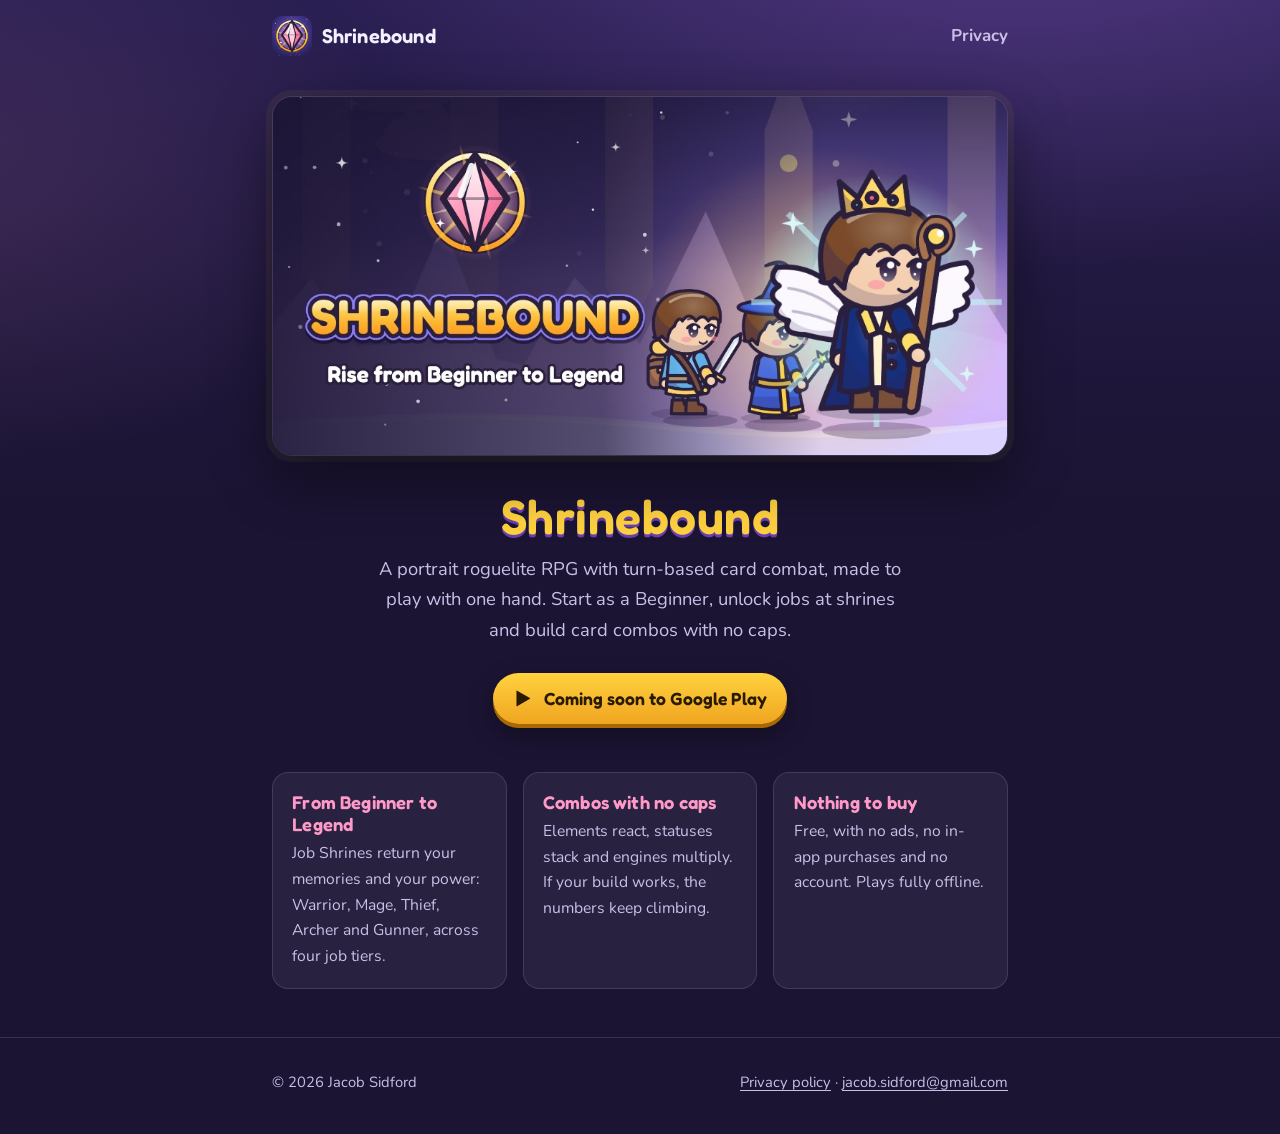
<file: index.html>
<!doctype html>
<html lang="en-GB">
<head>
  <meta charset="utf-8">
  <meta name="viewport" content="width=device-width, initial-scale=1, viewport-fit=cover">
  <title>Shrinebound: coming soon to Google Play</title>
  <meta name="description" content="Shrinebound is a portrait roguelite RPG with turn-based card combat. Start as a Beginner, unlock jobs at shrines and build card combos with no caps. Coming soon to Google Play.">
  <meta name="theme-color" content="#1b1433">
  <meta property="og:title" content="Shrinebound">
  <meta property="og:description" content="Rise from Beginner to Legend. A card roguelite RPG, coming soon to Google Play.">
  <meta property="og:type" content="website">
  <meta property="og:url" content="https://jacobsidford.github.io/shrinebound-site/">
  <meta property="og:image" content="https://jacobsidford.github.io/shrinebound-site/assets/feature-graphic.jpg">
  <link rel="icon" type="image/png" href="assets/favicon-64.png">
  <link rel="apple-touch-icon" href="assets/apple-touch-icon.png">
  <link rel="stylesheet" href="assets/style.css">
</head>
<body>
  <header class="site-header">
    <div class="wrap">
      <a class="brand" href="./"><img src="assets/icon-512.png" alt="" width="40" height="40">Shrinebound</a>
      <nav><a href="privacy.html">Privacy</a></nav>
    </div>
  </header>

  <main class="wrap">
    <section class="hero">
      <img class="feature" src="assets/feature-graphic.jpg" width="1024" height="500"
           alt="Shrinebound: a crystal shrine above a young adventurer, a mage and a crowned hero. Rise from Beginner to Legend.">
      <h1>Shrinebound</h1>
      <p class="tagline">A portrait roguelite RPG with turn-based card combat, made to play with one hand. Start as a Beginner, unlock jobs at shrines and build card combos with no caps.</p>
      <span class="badge">
        <svg viewBox="0 0 24 24" aria-hidden="true"><path fill="currentColor" d="M4 3.5v17a.5.5 0 0 0 .76.43L19.5 12.4a.5.5 0 0 0 0-.86L4.76 3.07A.5.5 0 0 0 4 3.5Z"/></svg>
        Coming soon to Google Play
      </span>
    </section>

    <ul class="features">
      <li>
        <h2>From Beginner to Legend</h2>
        <p>Job Shrines return your memories and your power: Warrior, Mage, Thief, Archer and Gunner, across four job tiers.</p>
      </li>
      <li>
        <h2>Combos with no caps</h2>
        <p>Elements react, statuses stack and engines multiply. If your build works, the numbers keep climbing.</p>
      </li>
      <li>
        <h2>Nothing to buy</h2>
        <p>Free, with no ads, no in-app purchases and no account. Plays fully offline.</p>
      </li>
    </ul>
  </main>

  <footer class="site-footer">
    <div class="wrap">
      <span>&copy; 2026 Jacob Sidford</span>
      <span><a href="privacy.html">Privacy policy</a> &middot; <a href="mailto:jacob.sidford@gmail.com">jacob.sidford@gmail.com</a></span>
    </div>
  </footer>
</body>
</html>
</file>
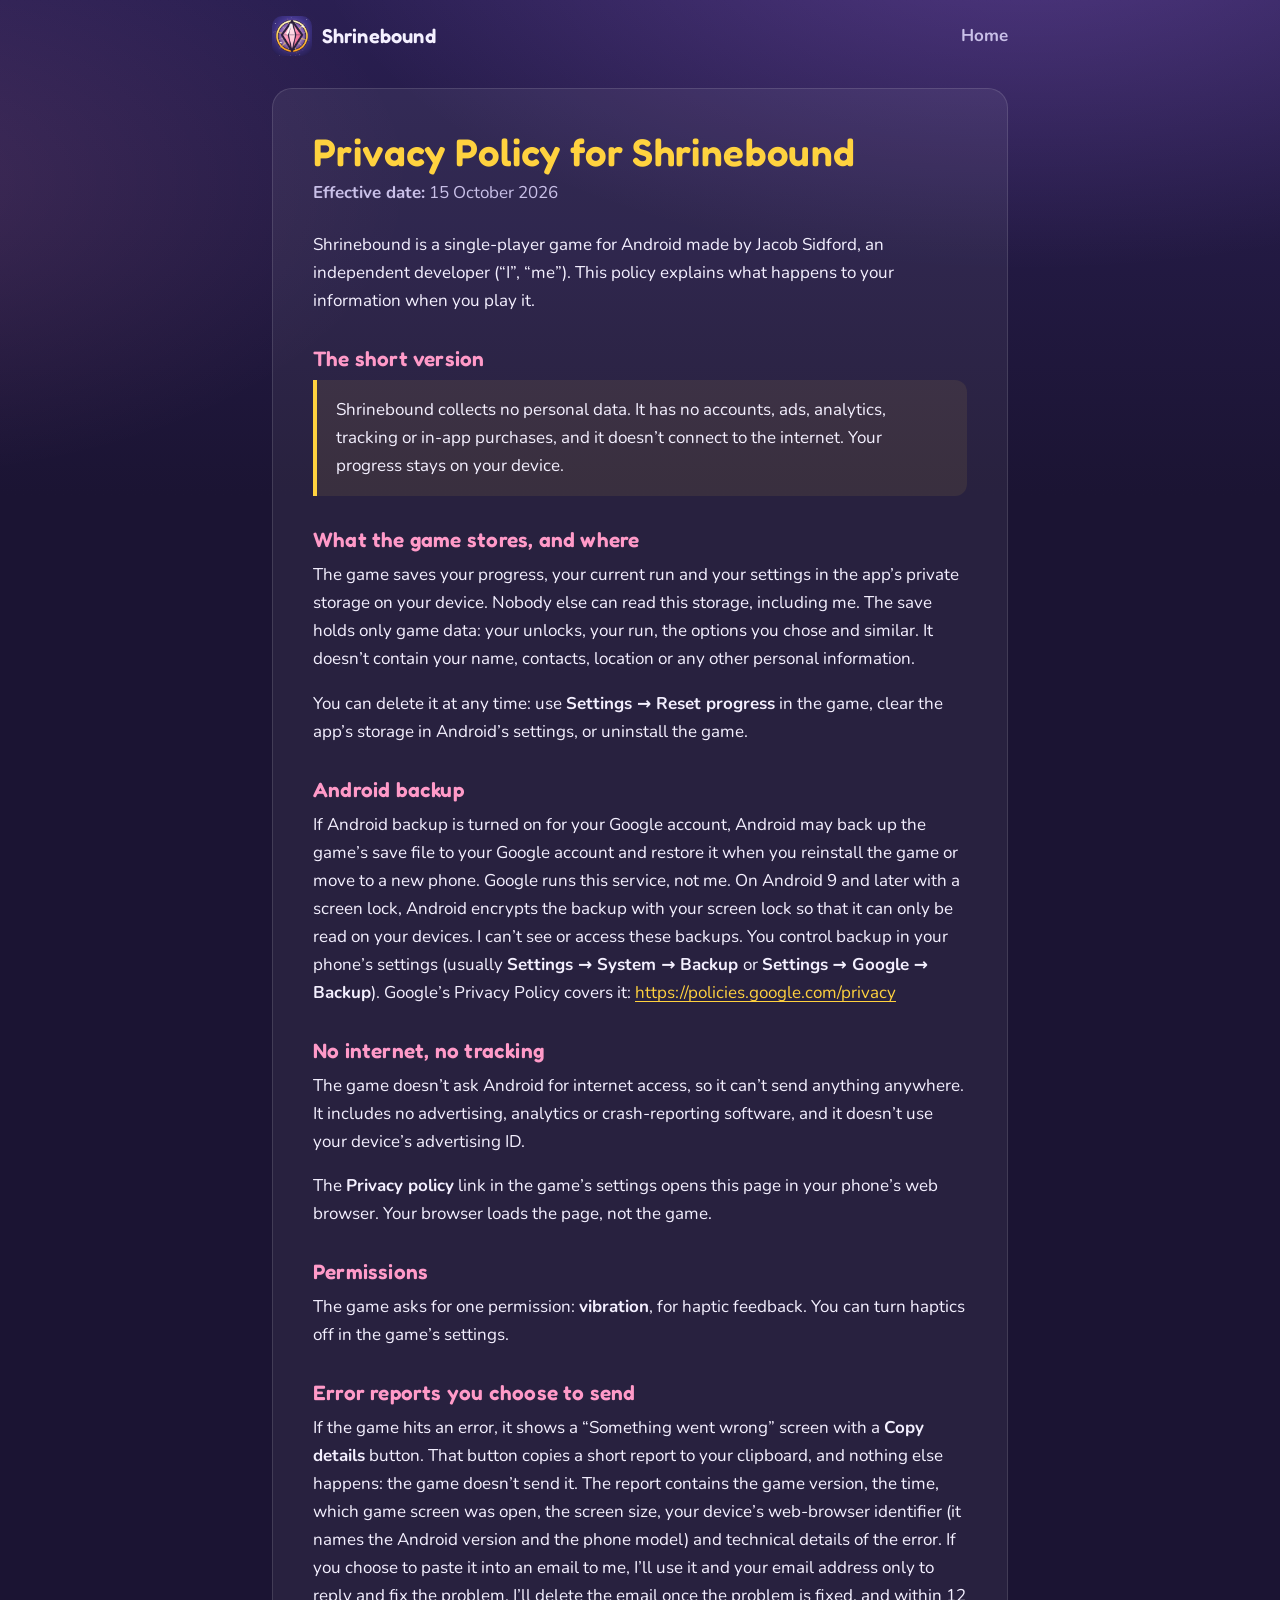
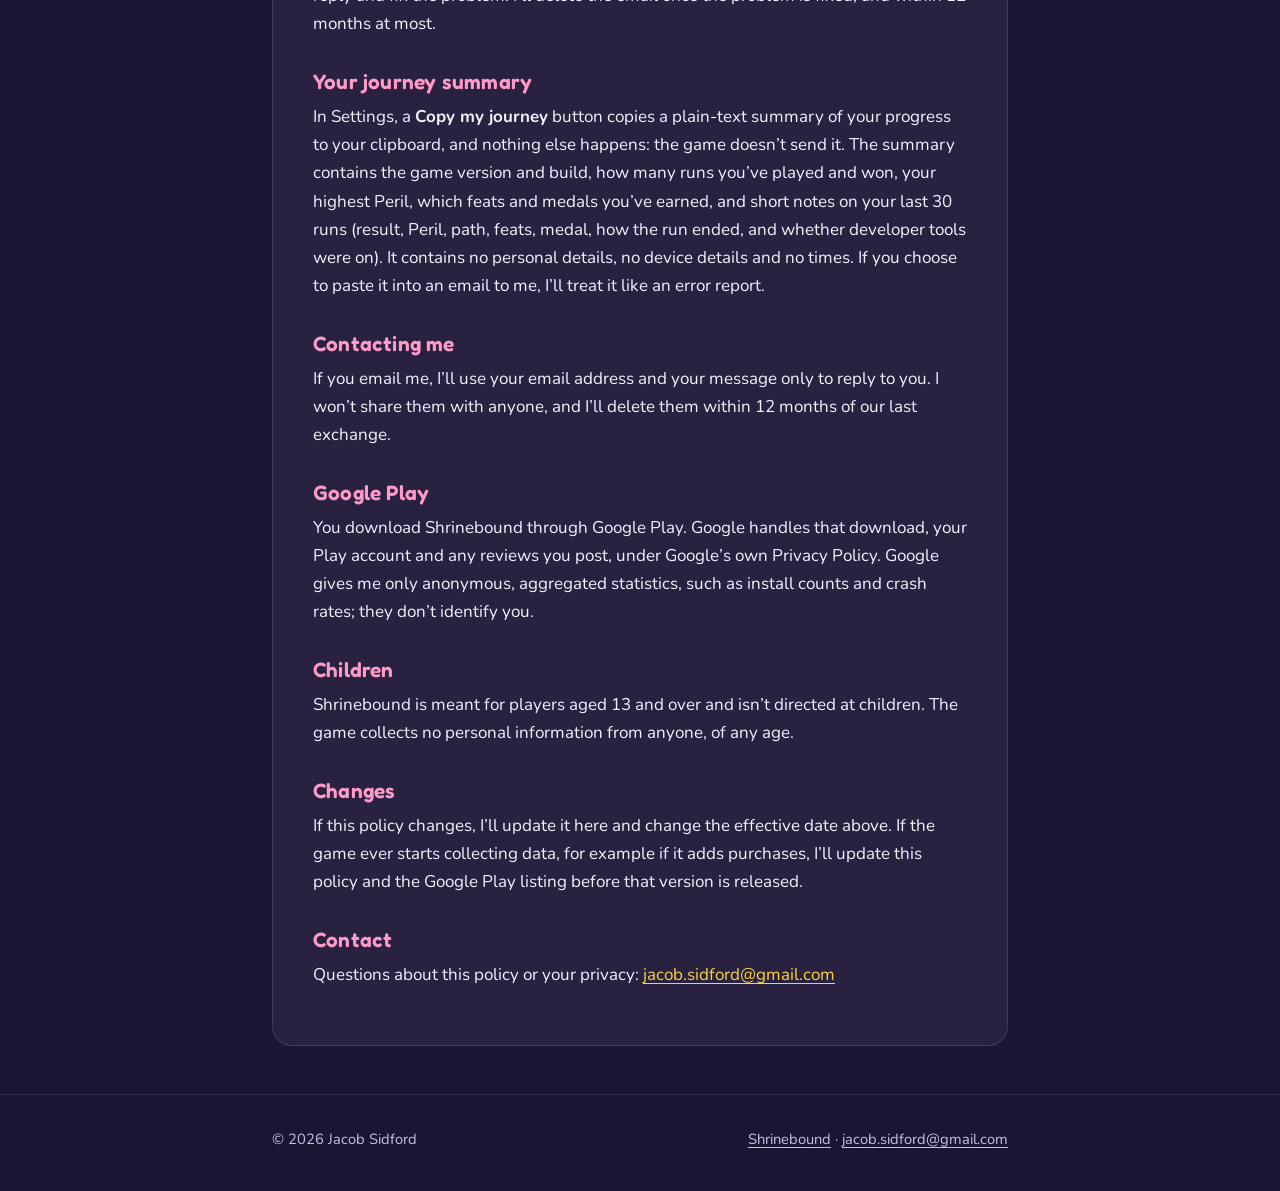
<file: privacy.html>
<!doctype html>
<html lang="en-GB">
<head>
  <meta charset="utf-8">
  <meta name="viewport" content="width=device-width, initial-scale=1, viewport-fit=cover">
  <title>Privacy Policy for Shrinebound</title>
  <meta name="description" content="Shrinebound collects no personal data. It has no accounts, ads, analytics, tracking or in-app purchases, and it doesn't connect to the internet.">
  <meta name="theme-color" content="#1b1433">
  <link rel="icon" type="image/png" href="assets/favicon-64.png">
  <link rel="apple-touch-icon" href="assets/apple-touch-icon.png">
  <link rel="stylesheet" href="assets/style.css">
</head>
<body>
  <header class="site-header">
    <div class="wrap">
      <a class="brand" href="./"><img src="assets/icon-512.png" alt="" width="40" height="40">Shrinebound</a>
      <nav><a href="./">Home</a></nav>
    </div>
  </header>

  <main class="wrap">
    <article class="doc">
      <h1>Privacy Policy for Shrinebound</h1>
      <p class="meta"><strong>Effective date:</strong> 15 October 2026</p>

      <p>Shrinebound is a single-player game for Android made by Jacob Sidford, an independent developer (&ldquo;I&rdquo;, &ldquo;me&rdquo;). This policy explains what happens to your information when you play it.</p>

      <h2 id="short-version">The short version</h2>
      <p class="summary">Shrinebound collects no personal data. It has no accounts, ads, analytics, tracking or in-app purchases, and it doesn&rsquo;t connect to the internet. Your progress stays on your device.</p>

      <h2 id="storage">What the game stores, and where</h2>
      <p>The game saves your progress, your current run and your settings in the app&rsquo;s private storage on your device. Nobody else can read this storage, including me. The save holds only game data: your unlocks, your run, the options you chose and similar. It doesn&rsquo;t contain your name, contacts, location or any other personal information.</p>
      <p>You can delete it at any time: use <strong>Settings &rarr; Reset progress</strong> in the game, clear the app&rsquo;s storage in Android&rsquo;s settings, or uninstall the game.</p>

      <h2 id="backup">Android backup</h2>
      <p>If Android backup is turned on for your Google account, Android may back up the game&rsquo;s save file to your Google account and restore it when you reinstall the game or move to a new phone. Google runs this service, not me. On Android 9 and later with a screen lock, Android encrypts the backup with your screen lock so that it can only be read on your devices. I can&rsquo;t see or access these backups. You control backup in your phone&rsquo;s settings (usually <strong>Settings &rarr; System &rarr; Backup</strong> or <strong>Settings &rarr; Google &rarr; Backup</strong>). Google&rsquo;s Privacy Policy covers it: <a href="https://policies.google.com/privacy" rel="noopener">https://policies.google.com/privacy</a></p>

      <h2 id="no-internet">No internet, no tracking</h2>
      <p>The game doesn&rsquo;t ask Android for internet access, so it can&rsquo;t send anything anywhere. It includes no advertising, analytics or crash-reporting software, and it doesn&rsquo;t use your device&rsquo;s advertising ID.</p>
      <p>The <strong>Privacy policy</strong> link in the game&rsquo;s settings opens this page in your phone&rsquo;s web browser. Your browser loads the page, not the game.</p>

      <h2 id="permissions">Permissions</h2>
      <p>The game asks for one permission: <strong>vibration</strong>, for haptic feedback. You can turn haptics off in the game&rsquo;s settings.</p>

      <h2 id="error-reports">Error reports you choose to send</h2>
      <p>If the game hits an error, it shows a &ldquo;Something went wrong&rdquo; screen with a <strong>Copy details</strong> button. That button copies a short report to your clipboard, and nothing else happens: the game doesn&rsquo;t send it. The report contains the game version, the time, which game screen was open, the screen size, your device&rsquo;s web-browser identifier (it names the Android version and the phone model) and technical details of the error. If you choose to paste it into an email to me, I&rsquo;ll use it and your email address only to reply and fix the problem. I&rsquo;ll delete the email once the problem is fixed, and within 12 months at most.</p>

      <h2 id="journey-summary">Your journey summary</h2>
      <p>In Settings, a <strong>Copy my journey</strong> button copies a plain-text summary of your progress to your clipboard, and nothing else happens: the game doesn&rsquo;t send it. The summary contains the game version and build, how many runs you&rsquo;ve played and won, your highest Peril, which feats and medals you&rsquo;ve earned, and short notes on your last 30 runs (result, Peril, path, feats, medal, how the run ended, and whether developer tools were on). It contains no personal details, no device details and no times. If you choose to paste it into an email to me, I&rsquo;ll treat it like an error report.</p>

      <h2 id="contacting-me">Contacting me</h2>
      <p>If you email me, I&rsquo;ll use your email address and your message only to reply to you. I won&rsquo;t share them with anyone, and I&rsquo;ll delete them within 12 months of our last exchange.</p>

      <h2 id="google-play">Google Play</h2>
      <p>You download Shrinebound through Google Play. Google handles that download, your Play account and any reviews you post, under Google&rsquo;s own Privacy Policy. Google gives me only anonymous, aggregated statistics, such as install counts and crash rates; they don&rsquo;t identify you.</p>

      <h2 id="children">Children</h2>
      <p>Shrinebound is meant for players aged 13 and over and isn&rsquo;t directed at children. The game collects no personal information from anyone, of any age.</p>

      <h2 id="changes">Changes</h2>
      <p>If this policy changes, I&rsquo;ll update it here and change the effective date above. If the game ever starts collecting data, for example if it adds purchases, I&rsquo;ll update this policy and the Google Play listing before that version is released.</p>

      <h2 id="contact">Contact</h2>
      <p>Questions about this policy or your privacy: <a href="mailto:jacob.sidford@gmail.com">jacob.sidford@gmail.com</a></p>
    </article>
  </main>

  <footer class="site-footer">
    <div class="wrap">
      <span>&copy; 2026 Jacob Sidford</span>
      <span><a href="./">Shrinebound</a> &middot; <a href="mailto:jacob.sidford@gmail.com">jacob.sidford@gmail.com</a></span>
    </div>
  </footer>
</body>
</html>
</file>
<file: assets/style.css>
@font-face {
  font-family: "Fredoka";
  src: url("fonts/Fredoka.ttf") format("truetype");
  font-weight: 300 700;
  font-display: swap;
}
@font-face {
  font-family: "Nunito";
  src: url("fonts/Nunito.ttf") format("truetype");
  font-weight: 200 1000;
  font-display: swap;
}

:root {
  --night: #1b1433;
  --night-2: #2a1f52;
  --panel: rgba(255, 255, 255, 0.06);
  --rim: rgba(255, 255, 255, 0.12);
  --text: #f4f0ff;
  --soft: #c9c0e8;
  --gold: #ffd23f;
  --gold-deep: #f0a520;
  --pink: #ff9ac8;
  color-scheme: dark;
}

* { box-sizing: border-box; }

html {
  background: var(--night);
  -webkit-text-size-adjust: 100%;
}

body {
  margin: 0;
  min-height: 100vh;
  color: var(--text);
  font-family: "Nunito", system-ui, -apple-system, "Segoe UI", Roboto, sans-serif;
  font-size: 1.0625rem;
  line-height: 1.65;
  background:
    radial-gradient(1200px 600px at 80% -10%, rgba(180, 120, 255, 0.28), transparent 60%),
    radial-gradient(900px 500px at -10% 20%, rgba(255, 154, 200, 0.12), transparent 60%),
    linear-gradient(180deg, var(--night-2) 0%, var(--night) 55%);
  background-attachment: fixed;
}

a { color: var(--gold); text-underline-offset: 3px; }
a:hover { color: #ffe68a; }
a:focus-visible { outline: 3px solid var(--pink); outline-offset: 3px; border-radius: 4px; }

h1, h2, h3, .brand {
  font-family: "Fredoka", "Nunito", system-ui, sans-serif;
  font-weight: 600;
  line-height: 1.2;
  letter-spacing: 0.01em;
}

.wrap {
  width: min(100% - 2.5rem, 46rem);
  margin-inline: auto;
}

/* ── header ── */
.site-header {
  padding: 1rem 0;
}
.site-header .wrap {
  display: flex;
  align-items: center;
  justify-content: space-between;
  gap: 1rem;
}
.brand {
  display: inline-flex;
  align-items: center;
  gap: 0.6rem;
  color: var(--text);
  text-decoration: none;
  font-size: 1.25rem;
}
.brand img { width: 40px; height: 40px; border-radius: 10px; }
.site-header nav a { color: var(--soft); text-decoration: none; font-weight: 700; }
.site-header nav a:hover { color: var(--text); }

/* ── landing ── */
.hero {
  padding: 1.5rem 0 3rem;
  text-align: center;
}
.hero .feature {
  display: block;
  width: 100%;
  height: auto;
  border-radius: 20px;
  border: 1px solid var(--rim);
  box-shadow: 0 20px 60px rgba(0, 0, 0, 0.45), 0 0 0 6px rgba(255, 210, 63, 0.06);
}
.hero h1 {
  margin: 2rem 0 0.5rem;
  font-size: clamp(2rem, 6vw, 3rem);
  color: var(--gold);
  text-shadow: 0 3px 0 #6b3fb0;
}
.hero .tagline {
  margin: 0 auto 1.75rem;
  max-width: 34rem;
  color: var(--soft);
  font-size: 1.15rem;
}
.badge {
  display: inline-flex;
  align-items: center;
  gap: 0.6rem;
  padding: 0.7rem 1.3rem;
  border-radius: 999px;
  background: linear-gradient(180deg, var(--gold), var(--gold-deep));
  color: #2a1a00;
  font-family: "Fredoka", sans-serif;
  font-weight: 600;
  font-size: 1.1rem;
  box-shadow: 0 4px 0 #a86a00, 0 10px 24px rgba(0, 0, 0, 0.35);
}
.badge svg { width: 1.3rem; height: 1.3rem; }

.features {
  display: grid;
  grid-template-columns: repeat(auto-fit, minmax(13rem, 1fr));
  gap: 1rem;
  margin: 0 0 3rem;
  padding: 0;
  list-style: none;
}
.features li {
  padding: 1.1rem 1.2rem;
  border-radius: 16px;
  background: var(--panel);
  border: 1px solid var(--rim);
}
.features h2 {
  margin: 0 0 0.35rem;
  font-size: 1.15rem;
  color: var(--pink);
}
.features p { margin: 0; color: var(--soft); font-size: 0.98rem; }

/* ── policy page ── */
.doc {
  margin: 1rem auto 3rem;
  padding: clamp(1.25rem, 4vw, 2.5rem);
  border-radius: 20px;
  background: var(--panel);
  border: 1px solid var(--rim);
}
.doc h1 {
  margin: 0 0 0.25rem;
  font-size: clamp(1.8rem, 5vw, 2.4rem);
  color: var(--gold);
}
.doc .meta { margin: 0 0 1.5rem; color: var(--soft); }
.doc h2 {
  margin: 2rem 0 0.5rem;
  font-size: 1.3rem;
  color: var(--pink);
}
.doc p { margin: 0 0 1rem; }
.doc .summary {
  padding: 1rem 1.2rem;
  border-left: 4px solid var(--gold);
  border-radius: 0 12px 12px 0;
  background: rgba(255, 210, 63, 0.08);
}
.doc a { word-break: break-word; }

/* ── footer ── */
.site-footer {
  padding: 2rem 0 2.5rem;
  border-top: 1px solid var(--rim);
  color: var(--soft);
  font-size: 0.92rem;
}
.site-footer .wrap { display: flex; flex-wrap: wrap; gap: 0.5rem 1.5rem; justify-content: space-between; }
.site-footer a { color: var(--soft); }

@media (prefers-reduced-motion: no-preference) {
  .hero .feature { animation: rise 600ms ease-out both; }
  @keyframes rise { from { opacity: 0; transform: translateY(12px); } to { opacity: 1; transform: none; } }
}
</file>
